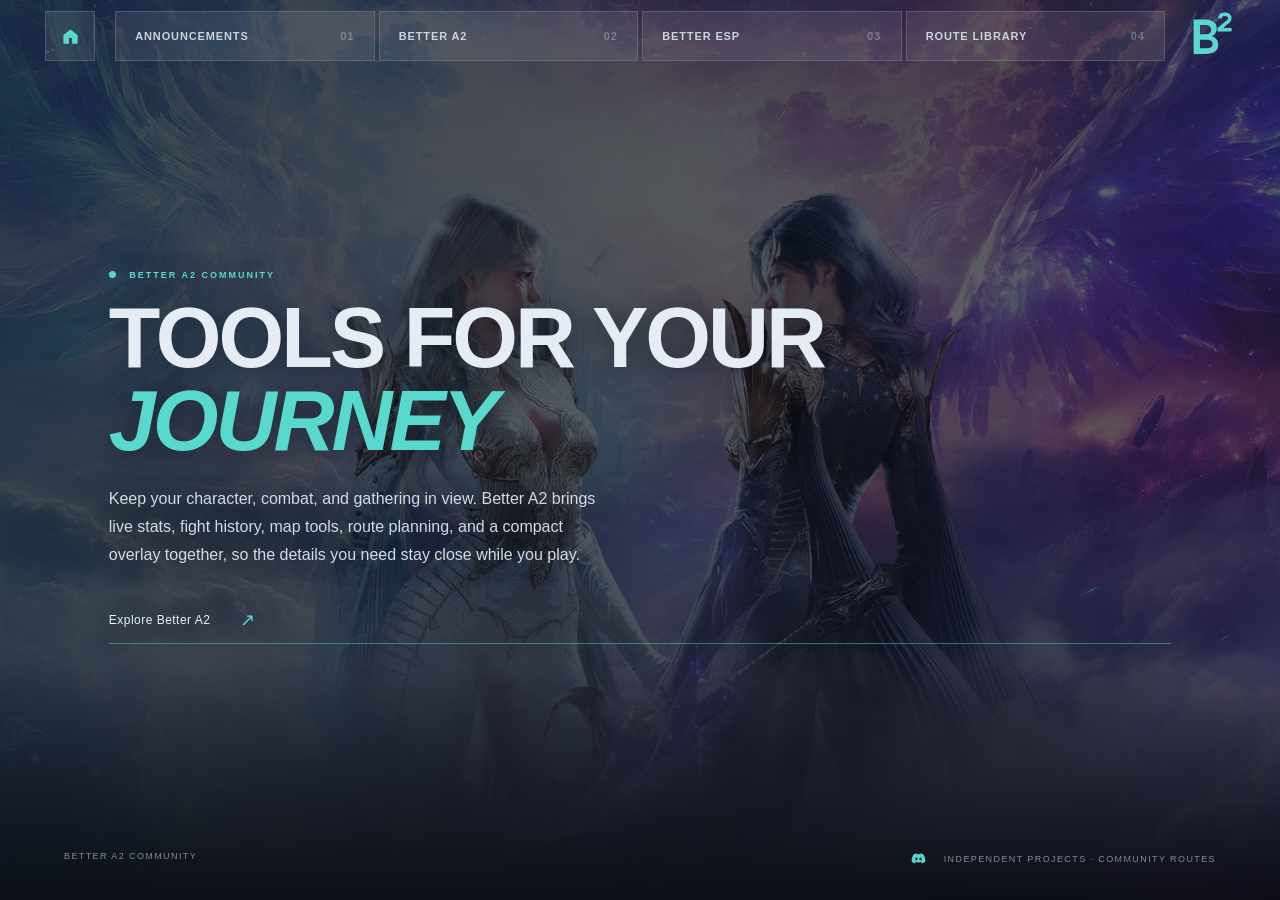
<file: site/index.html>
<!doctype html>
<html lang="en">
<head>
  <meta charset="utf-8"><meta name="viewport" content="width=device-width, initial-scale=1">
  <meta name="theme-color" content="#0c1016"><meta name="description" content="The Better A2 community hub.">
  <title>Better A2 — Project Hub</title><link rel="icon" href="assets/favicon.svg" type="image/svg+xml"><link rel="stylesheet" href="assets/site.css?v=discord-footer-1">
</head>
<body class="home-page">
  <header class="site-header">
    <a class="home-icon" href="index.html" aria-label="Home" title="Home"><svg viewBox="0 0 24 24" aria-hidden="true"><path d="m3 10 9-7 9 7v10a1 1 0 0 1-1 1h-6v-7h-4v7H4a1 1 0 0 1-1-1z"/></svg></a>
    <nav class="main-nav" aria-label="Main navigation"><a href="announcements.html"><span>ANNOUNCEMENTS</span><b>01</b></a><a href="ba2.html"><span>BETTER A2</span><b>02</b></a><a href="esp.html"><span>BETTER ESP</span><b>03</b></a><a href="routes.html"><span>ROUTE LIBRARY</span><b>04</b></a></nav>
    <a class="header-mark" href="index.html" aria-label="Better A2"><img src="assets/brand.svg" alt=""></a>
  </header>
  <main>
    <section class="landing-hero">
      <div class="hero-content">
        <p class="eyebrow"><i></i> BETTER A2 COMMUNITY</p>
        <h1><span class="hero-title-line">Tools for your</span><br><em>journey</em></h1>
        <p class="hero-lead">Keep your character, combat, and gathering in view. Better A2 brings live stats, fight history, map tools, route planning, and a compact overlay together, so the details you need stay close while you play.</p>
        <a class="hero-link" href="ba2.html">Explore Better A2 <span>↗</span></a>
      </div>
      <div class="hero-caption"><span>BETTER A2 COMMUNITY</span><span class="home-caption-links"><a href="https://discord.gg/PRQXh8B4bE" target="_blank" rel="noopener noreferrer" aria-label="Join the Better A2 Discord server"><img src="assets/discord.svg" alt=""></a><span>INDEPENDENT PROJECTS · COMMUNITY ROUTES</span></span></div>
    </section>
  </main>
  <script src="assets/site.js"></script>
</body>
</html>
</file>
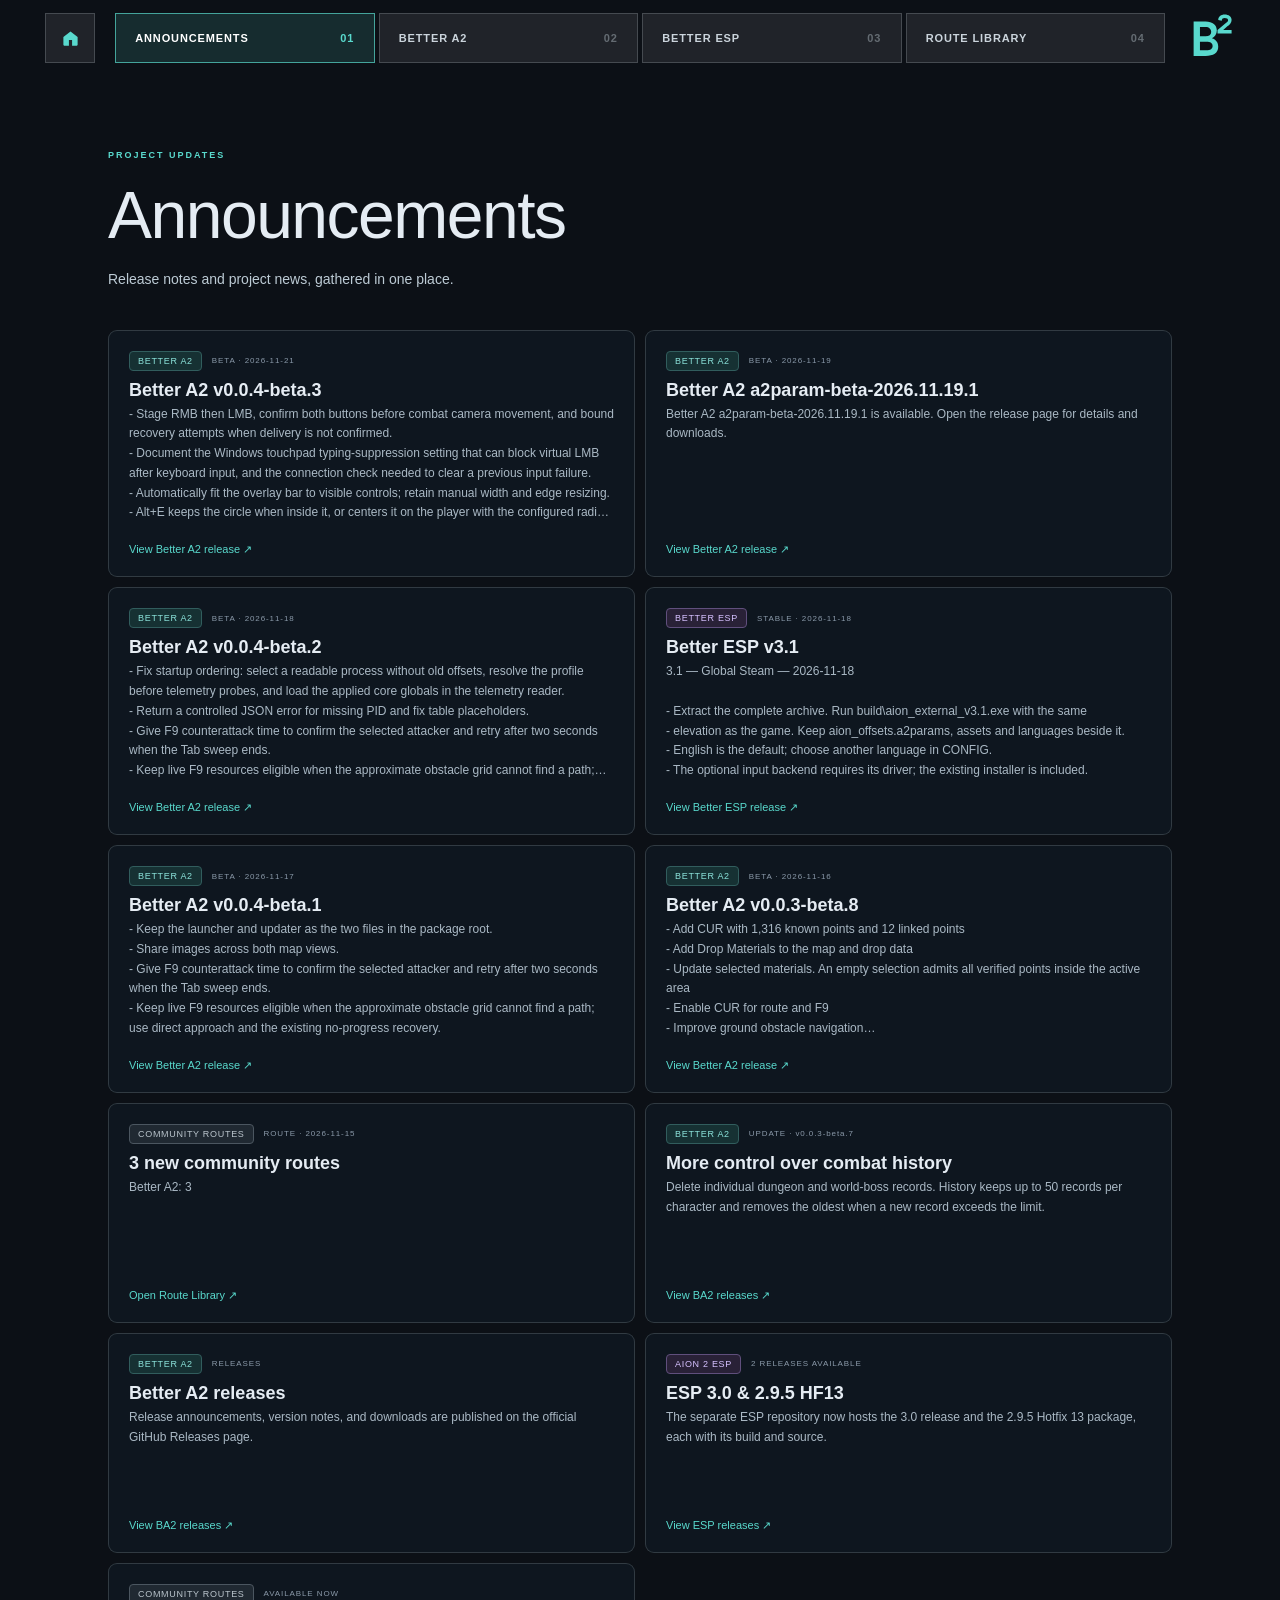
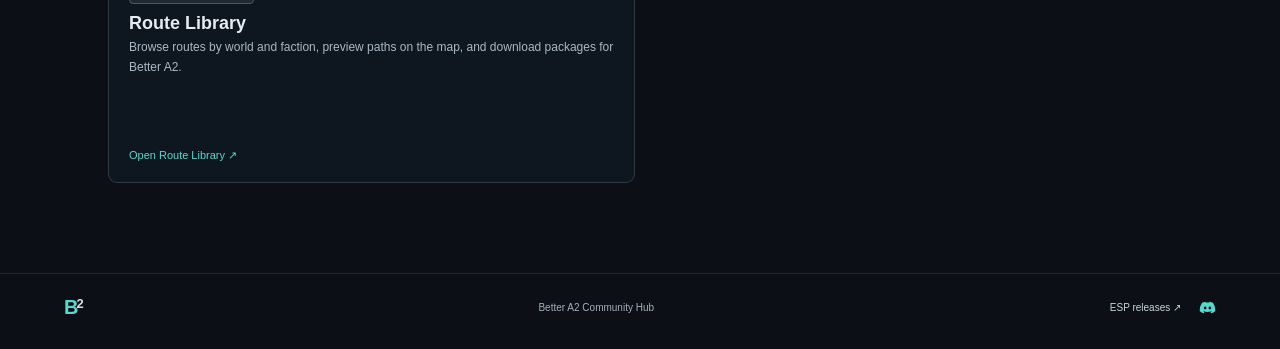
<file: site/announcements.html>
<!doctype html>
<html lang="en">
<head>
  <meta charset="utf-8">
  <meta name="viewport" content="width=device-width, initial-scale=1">
  <meta name="description" content="Announcements and release updates for Better A2 and AION 2 ESP.">
  <title>Announcements — Better A2</title>
  <link rel="icon" href="assets/favicon.svg" type="image/svg+xml">
  <link rel="stylesheet" href="assets/site.css?v=auto-feed-1">
</head>
<body>
  <header class="site-header">
    <a class="home-icon" href="index.html" aria-label="Home" title="Home"><svg viewBox="0 0 24 24" aria-hidden="true"><path d="m3 10 9-7 9 7v10a1 1 0 0 1-1 1h-6v-7h-4v7H4a1 1 0 0 1-1-1z"/></svg></a>
    <nav class="main-nav" aria-label="Main navigation">
      <a class="active" href="announcements.html"><span>ANNOUNCEMENTS</span><b>01</b></a>
      <a href="ba2.html"><span>BETTER A2</span><b>02</b></a>
      <a href="esp.html"><span>BETTER ESP</span><b>03</b></a>
      <a href="routes.html"><span>ROUTE LIBRARY</span><b>04</b></a>
    </nav>
    <a class="header-mark" href="index.html" aria-label="Better A2"><img src="assets/brand.svg" alt=""></a>
  </header>
  <main class="content-page">
    <section class="page-intro">
      <p class="eyebrow">PROJECT UPDATES</p>
      <h1>Announcements</h1>
      <p>Release notes and project news, gathered in one place.</p>
    </section>
    <section class="announcement-list" id="announcement-list">
      <article class="announcement-card">
        <div class="announcement-meta"><span class="pill">BETTER A2</span><span>UPDATE · v0.0.3-beta.7</span></div>
        <h2>More control over combat history</h2>
        <p>Delete individual dungeon and world-boss records. History keeps up to 50 records per character and removes the oldest when a new record exceeds the limit.</p>
        <a class="text-link" href="https://github.com/no-square/bettera2/releases" target="_blank" rel="noopener noreferrer">View BA2 releases ↗</a>
      </article>
      <article class="announcement-card">
        <div class="announcement-meta"><span class="pill">BETTER A2</span><span>RELEASES</span></div>
        <h2>Better A2 releases</h2>
        <p>Release announcements, version notes, and downloads are published on the official GitHub Releases page.</p>
        <a class="text-link" href="https://github.com/no-square/bettera2/releases" target="_blank" rel="noopener noreferrer">View BA2 releases ↗</a>
      </article>
      <article class="announcement-card">
        <div class="announcement-meta"><span class="pill pill-purple">AION 2 ESP</span><span>2 RELEASES AVAILABLE</span></div>
        <h2>ESP 3.0 &amp; 2.9.5 HF13</h2>
        <p>The separate ESP repository now hosts the 3.0 release and the 2.9.5 Hotfix 13 package, each with its build and source.</p>
        <a class="text-link" href="https://github.com/no-square/a2eg/releases" target="_blank" rel="noopener noreferrer">View ESP releases ↗</a>
      </article>
      <article class="announcement-card">
        <div class="announcement-meta"><span class="pill pill-muted">COMMUNITY ROUTES</span><span>AVAILABLE NOW</span></div>
        <h2>Route Library</h2>
        <p>Browse routes by world and faction, preview paths on the map, and download packages for Better A2.</p>
        <a class="text-link" href="routes.html">Open Route Library ↗</a>
      </article>
    </section>
  </main>
  <footer class="site-footer">
    <a class="footer-home" href="index.html">B<span>2</span></a>
    <span>Better A2 Community Hub</span>
    <div class="footer-links"><a href="https://github.com/no-square/a2eg/releases" target="_blank" rel="noopener noreferrer">ESP releases ↗</a><a class="footer-discord" href="https://discord.gg/PRQXh8B4bE" target="_blank" rel="noopener noreferrer" aria-label="Join the Better A2 Discord server"><img src="assets/discord.svg" alt=""></a></div>
  </footer>
  <script src="assets/announcements.js?v=auto-feed-1"></script>
</body>
</html>
</file>
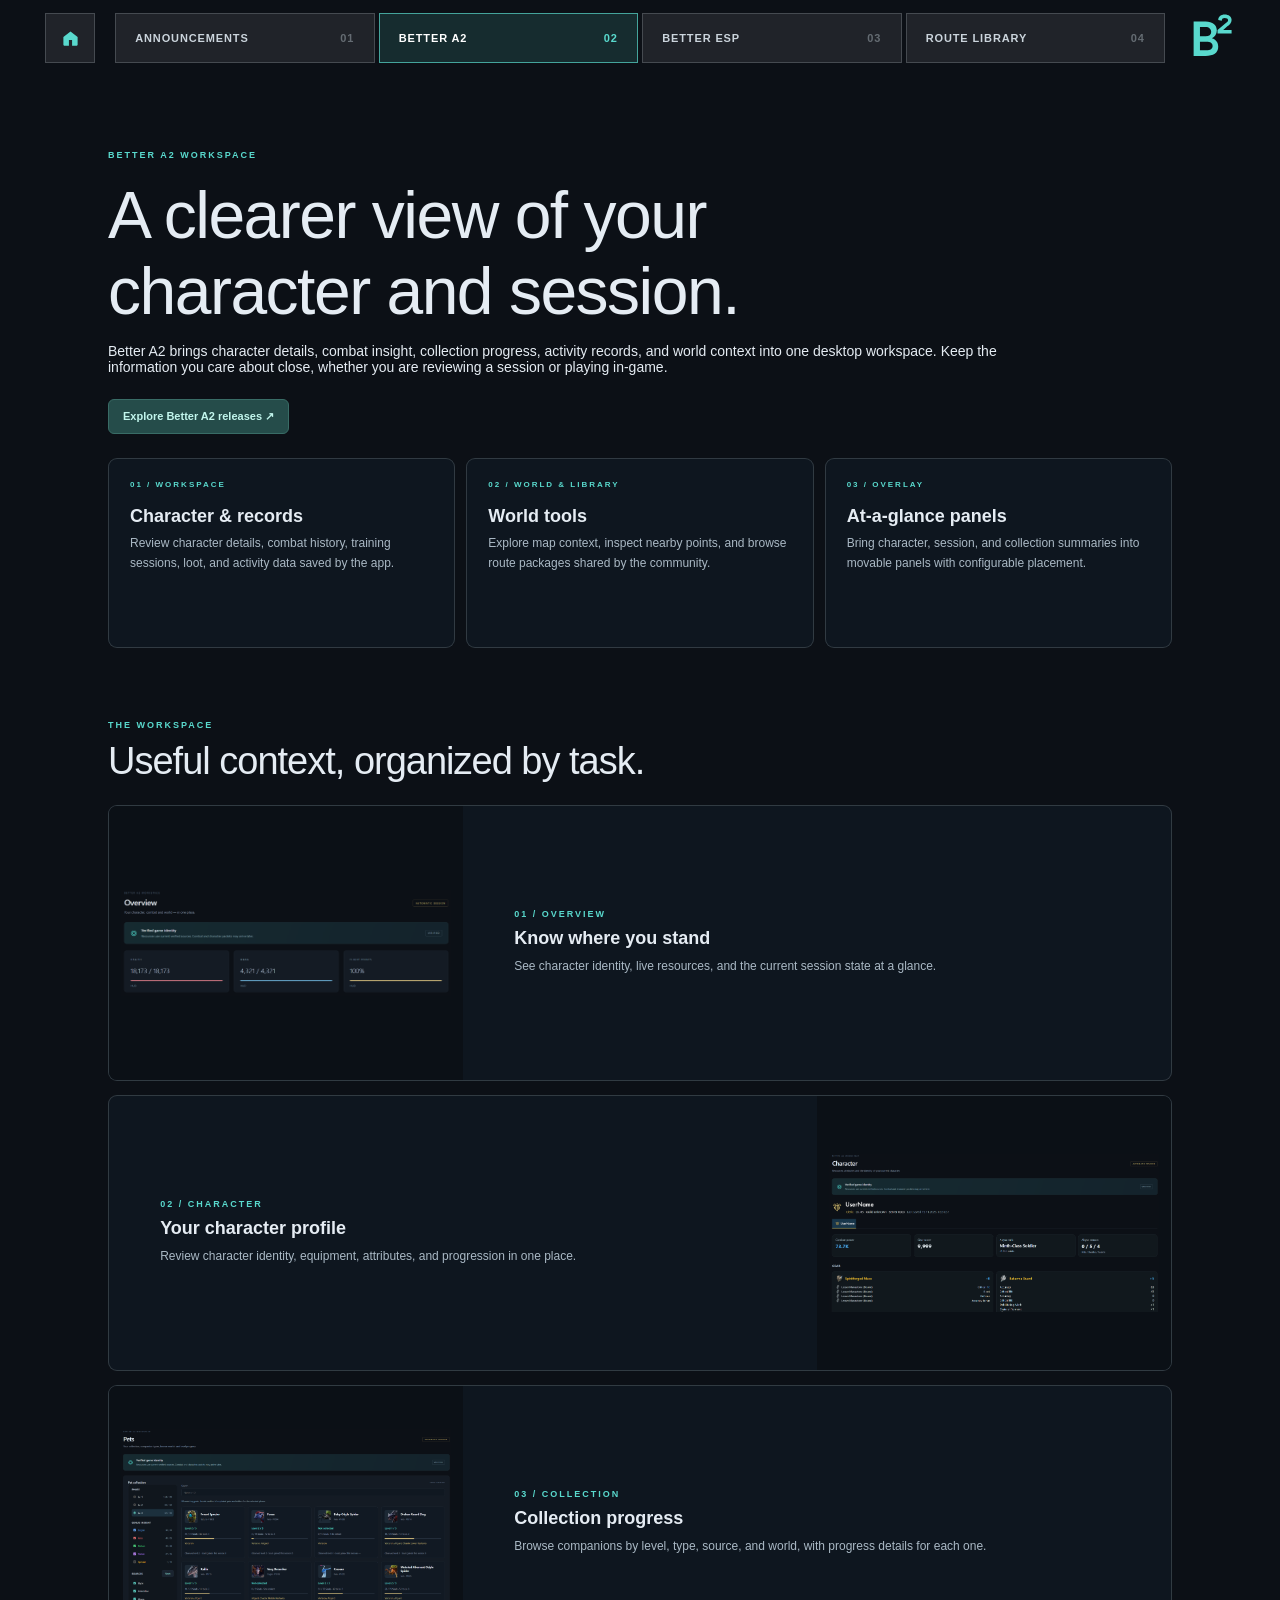
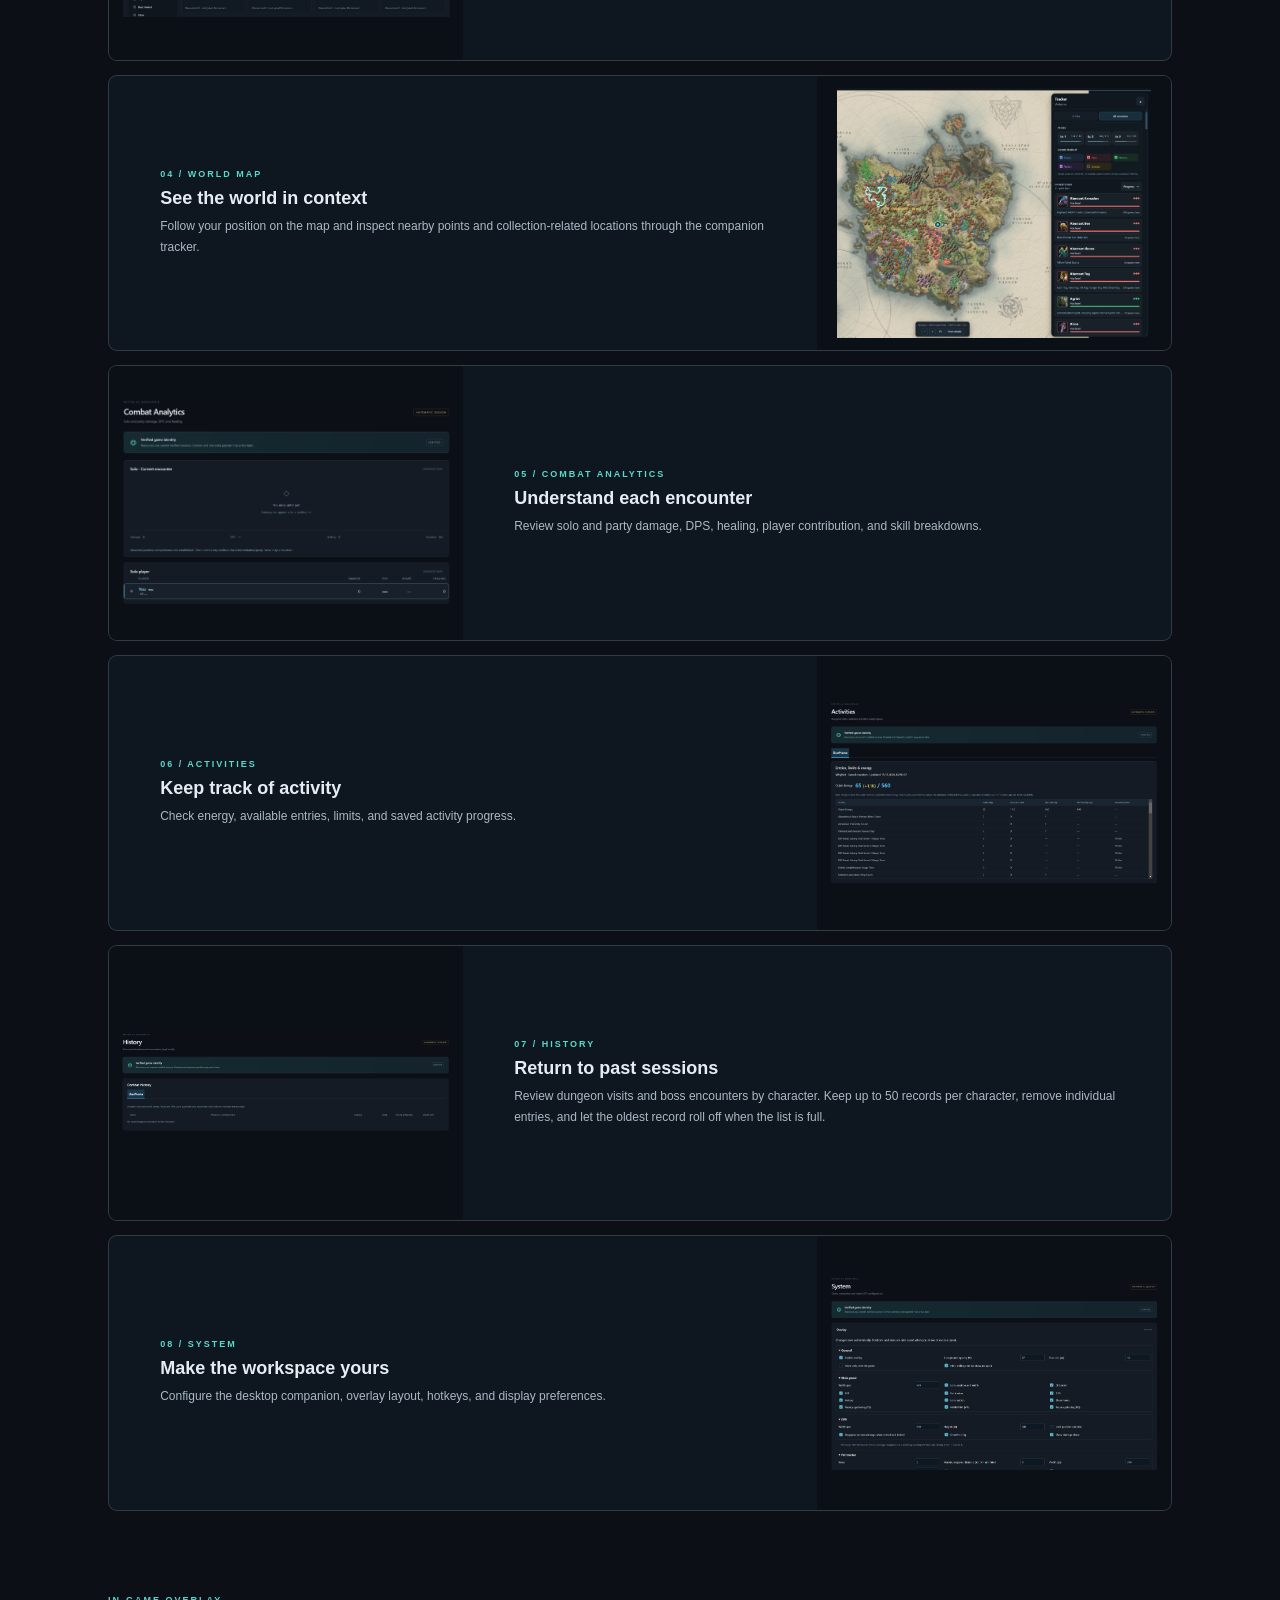
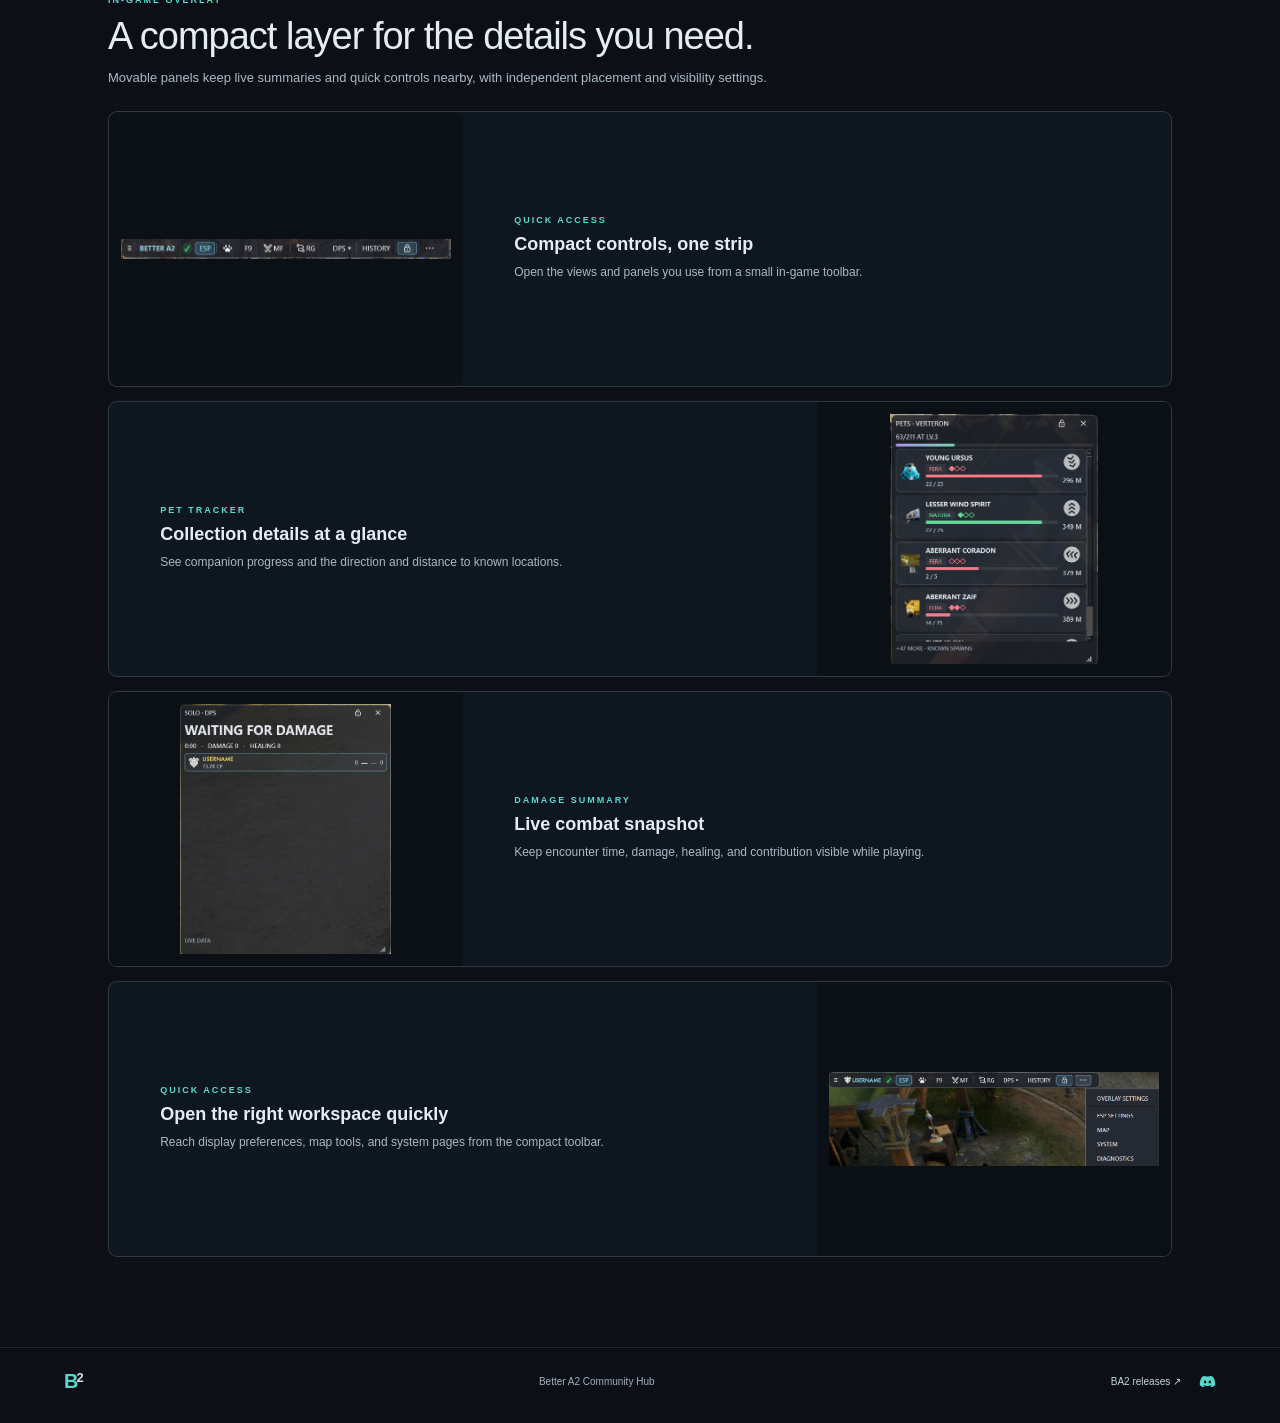
<file: site/ba2.html>
<!doctype html>
<html lang="en">
<head>
  <meta charset="utf-8">
  <meta name="viewport" content="width=device-width, initial-scale=1">
  <meta name="description" content="Get to know Better A2: character insights, combat records, world tools, and a configurable in-game overlay.">
  <title>Better A2 — About</title>
  <link rel="icon" href="assets/favicon.svg" type="image/svg+xml">
  <link rel="stylesheet" href="assets/site.css?v=discord-footer-1">
</head>
<body>
<header class="site-header">
  <a class="home-icon" href="index.html" aria-label="Home" title="Home"><svg viewBox="0 0 24 24" aria-hidden="true"><path d="m3 10 9-7 9 7v10a1 1 0 0 1-1 1h-6v-7h-4v7H4a1 1 0 0 1-1-1z"/></svg></a>
  <nav class="main-nav" aria-label="Main navigation"><a href="announcements.html"><span>ANNOUNCEMENTS</span><b>01</b></a><a class="active" href="ba2.html"><span>BETTER A2</span><b>02</b></a><a href="esp.html"><span>BETTER ESP</span><b>03</b></a><a href="routes.html"><span>ROUTE LIBRARY</span><b>04</b></a></nav>
  <a class="header-mark" href="index.html" aria-label="Better A2"><img src="assets/brand.svg" alt=""></a>
</header>
<main class="content-page about-page">
  <section class="page-intro about-intro">
    <p class="eyebrow">BETTER A2 WORKSPACE</p>
    <h1>A clearer view of your character and session.</h1>
    <p>Better A2 brings character details, combat insight, collection progress, activity records, and world context into one desktop workspace. Keep the information you care about close, whether you are reviewing a session or playing in-game.</p>
    <a class="button button-primary" href="https://github.com/no-square/bettera2/releases">Explore Better A2 releases ↗</a>
  </section>

  <section class="project-grid about-summary-grid" aria-label="Better A2 highlights">
    <article class="project-card"><span class="project-number">01 / WORKSPACE</span><h2>Character & records</h2><p>Review character details, combat history, training sessions, loot, and activity data saved by the app.</p></article>
    <article class="project-card"><span class="project-number">02 / WORLD & LIBRARY</span><h2>World tools</h2><p>Explore map context, inspect nearby points, and browse route packages shared by the community.</p></article>
    <article class="project-card"><span class="project-number">03 / OVERLAY</span><h2>At-a-glance panels</h2><p>Bring character, session, and collection summaries into movable panels with configurable placement.</p></article>
  </section>

  <section class="about-section" aria-labelledby="workspace-title">
    <div class="about-section-heading"><p class="eyebrow">THE WORKSPACE</p><h2 id="workspace-title">Useful context, organized by task.</h2></div>
    <div class="about-detail-list">
      <article class="about-feature-row">
        <figure class="about-shot"><img src="assets/about/overview.png" alt="Better A2 overview showing character health, mana, and flight points."></figure>
        <div class="about-feature-copy"><span class="project-number">01 / OVERVIEW</span><h3>Know where you stand</h3><p>See character identity, live resources, and the current session state at a glance.</p></div>
      </article>
      <article class="about-feature-row">
        <figure class="about-shot about-shot-character"><div class="about-shot-image about-shot-image-character"><img src="assets/about/character.png" alt="Character page with profile, equipment, and statistics."></div></figure>
        <div class="about-feature-copy"><span class="project-number">02 / CHARACTER</span><h3>Your character profile</h3><p>Review character identity, equipment, attributes, and progression in one place.</p></div>
      </article>
      <article class="about-feature-row">
        <figure class="about-shot"><img src="assets/about/pets.png" alt="Pet collection page showing companion levels and soul progress."></figure>
        <div class="about-feature-copy"><span class="project-number">03 / COLLECTION</span><h3>Collection progress</h3><p>Browse companions by level, type, source, and world, with progress details for each one.</p></div>
      </article>
      <article class="about-feature-row">
        <figure class="about-shot"><img src="assets/about/world-map-tracker.png" alt="World map with player position and a tracker panel for nearby entities and collection progress."></figure>
        <div class="about-feature-copy"><span class="project-number">04 / WORLD MAP</span><h3>See the world in context</h3><p>Follow your position on the map and inspect nearby points and collection-related locations through the companion tracker.</p></div>
      </article>
      <article class="about-feature-row">
        <figure class="about-shot"><img src="assets/about/combat-analytics.png" alt="Combat analytics showing encounter damage, party contribution, healing, and skill details."></figure>
        <div class="about-feature-copy"><span class="project-number">05 / COMBAT ANALYTICS</span><h3>Understand each encounter</h3><p>Review solo and party damage, DPS, healing, player contribution, and skill breakdowns.</p></div>
      </article>
      <article class="about-feature-row">
        <figure class="about-shot about-shot-activities"><div class="about-shot-image about-shot-image-activities"><img src="assets/about/activities.png" alt="Activities page showing energy, entry limits, and progress counters."></div></figure>
        <div class="about-feature-copy"><span class="project-number">06 / ACTIVITIES</span><h3>Keep track of activity</h3><p>Check energy, available entries, limits, and saved activity progress.</p></div>
      </article>
      <article class="about-feature-row">
        <figure class="about-shot about-shot-history"><div class="about-shot-image about-shot-image-history"><img src="assets/about/history.png" alt="History page with combat encounters organized under a character tab."></div></figure>
        <div class="about-feature-copy"><span class="project-number">07 / HISTORY</span><h3>Return to past sessions</h3><p>Review dungeon visits and boss encounters by character. Keep up to 50 records per character, remove individual entries, and let the oldest record roll off when the list is full.</p></div>
      </article>
      <article class="about-feature-row">
        <figure class="about-shot"><img src="assets/about/system.png" alt="System page with configurable overlay preferences."></figure>
        <div class="about-feature-copy"><span class="project-number">08 / SYSTEM</span><h3>Make the workspace yours</h3><p>Configure the desktop companion, overlay layout, hotkeys, and display preferences.</p></div>
      </article>
    </div>
  </section>

  <section class="about-section about-overlay-section" aria-labelledby="overlay-title">
    <div class="about-section-heading"><p class="eyebrow">IN-GAME OVERLAY</p><h2 id="overlay-title">A compact layer for the details you need.</h2><p>Movable panels keep live summaries and quick controls nearby, with independent placement and visibility settings.</p></div>
    <div class="about-detail-list about-overlay-list">
      <article class="about-feature-row">
        <figure class="about-shot about-shot-overlay-bar"><img src="assets/about/overlay-bar.png" alt="Better A2 compact in-game overlay toolbar."></figure>
        <div class="about-feature-copy"><span class="project-number">QUICK ACCESS</span><h3>Compact controls, one strip</h3><p>Open the views and panels you use from a small in-game toolbar.</p></div>
      </article>
      <article class="about-feature-row">
        <figure class="about-shot about-shot-overlay-pets"><img src="assets/about/overlay-pets.png" alt="Pet tracker overlay with collection progress, spawn distance, and direction indicators."></figure>
        <div class="about-feature-copy"><span class="project-number">PET TRACKER</span><h3>Collection details at a glance</h3><p>See companion progress and the direction and distance to known locations.</p></div>
      </article>
      <article class="about-feature-row">
        <figure class="about-shot about-shot-overlay-dps"><div class="about-shot-image about-shot-image-dps"><img src="assets/about/overlay-dps.png" alt="Solo DPS overlay showing encounter duration, damage, healing, and player summary."></div></figure>
        <div class="about-feature-copy"><span class="project-number">DAMAGE SUMMARY</span><h3>Live combat snapshot</h3><p>Keep encounter time, damage, healing, and contribution visible while playing.</p></div>
      </article>
      <article class="about-feature-row">
        <figure class="about-shot about-shot-overlay-menu"><div class="about-shot-image about-shot-image-menu"><img src="assets/about/overlay-menu.png" alt="Overlay toolbar with its quick-access menu open."></div></figure>
        <div class="about-feature-copy"><span class="project-number">QUICK ACCESS</span><h3>Open the right workspace quickly</h3><p>Reach display preferences, map tools, and system pages from the compact toolbar.</p></div>
      </article>
    </div>
  </section>
</main>
<footer class="site-footer"><a class="footer-home" href="index.html">B<span>2</span></a><span>Better A2 Community Hub</span><div class="footer-links"><a href="https://github.com/no-square/bettera2/releases">BA2 releases ↗</a><a class="footer-discord" href="https://discord.gg/PRQXh8B4bE" target="_blank" rel="noopener noreferrer" aria-label="Join the Better A2 Discord server"><img src="assets/discord.svg" alt=""></a></div></footer>
</body>
</html>
</file>
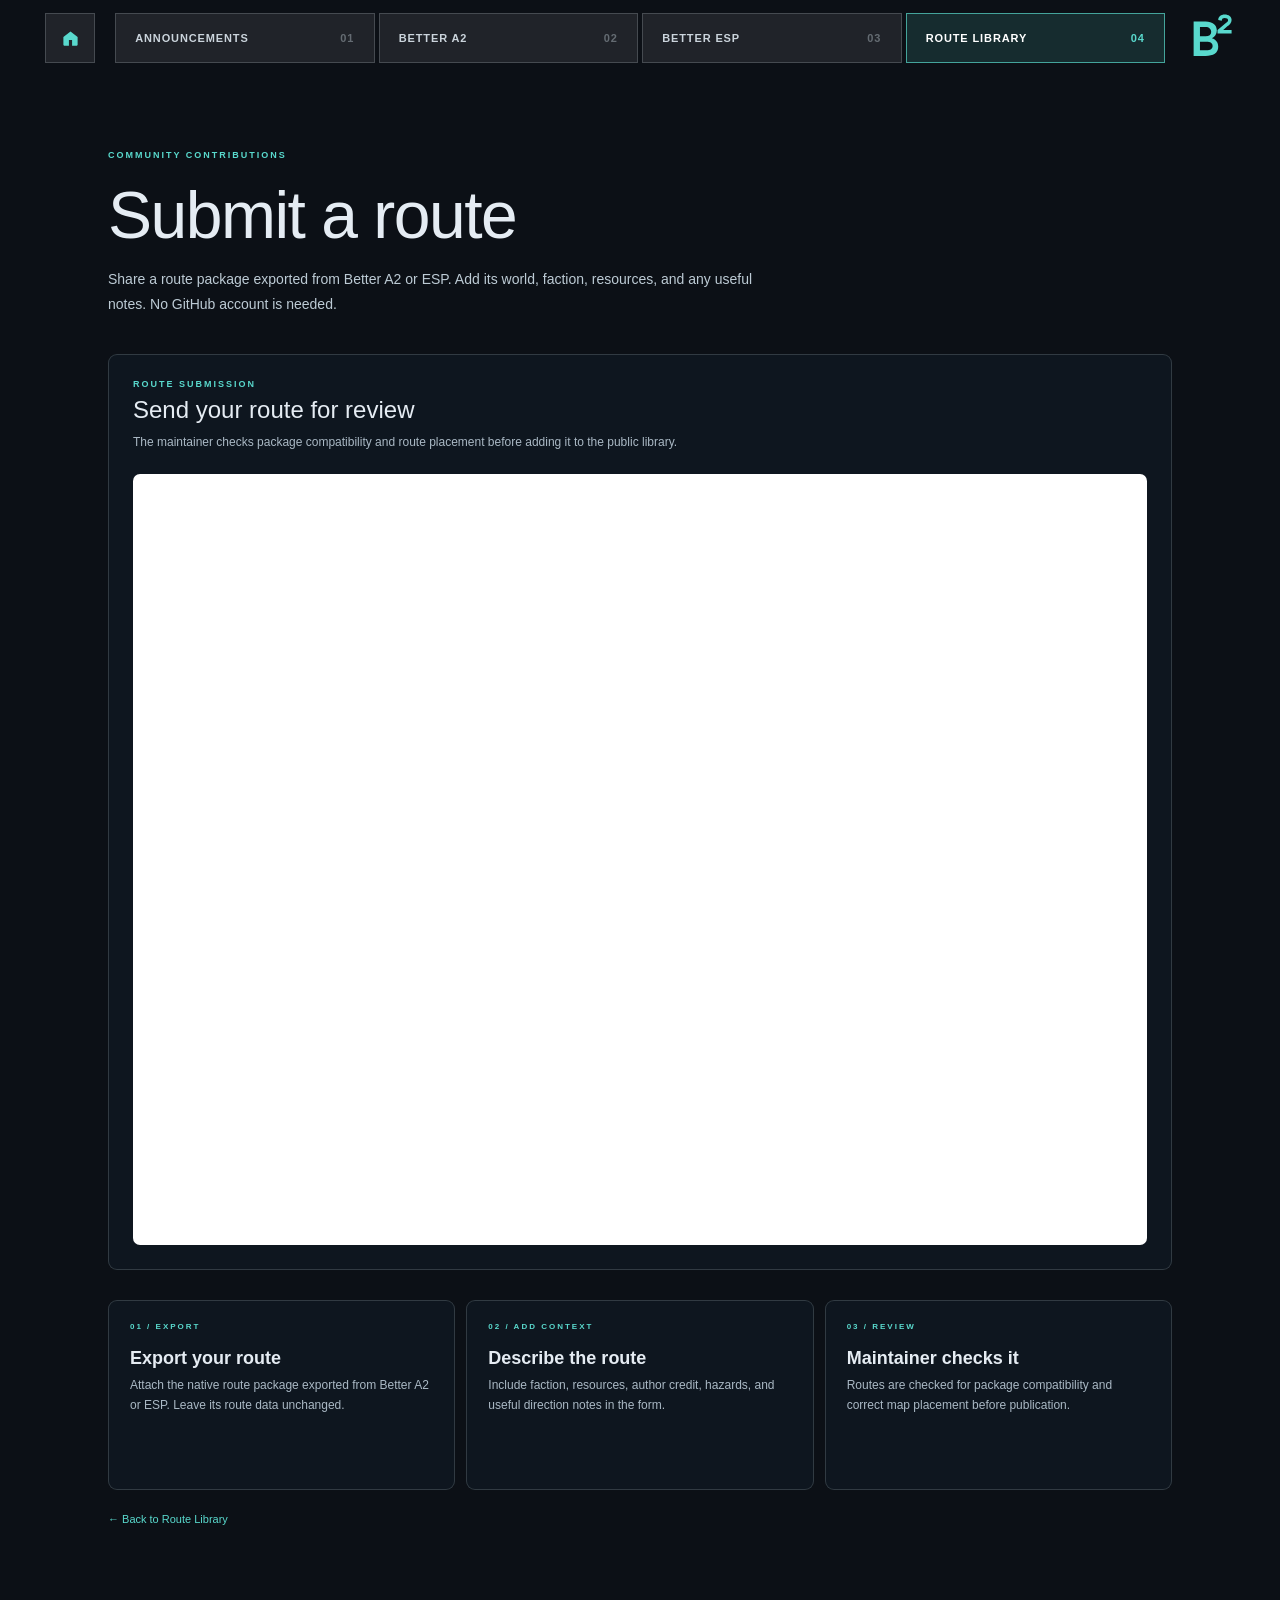
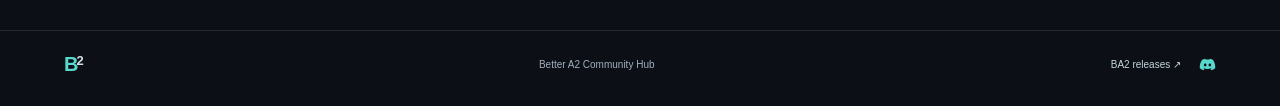
<file: site/contribute.html>
<!doctype html><html lang="en"><head><meta charset="utf-8"><meta name="viewport" content="width=device-width, initial-scale=1"><meta name="description" content="Submit a Better A2 route to the community library."><title>Submit a Route — Better A2</title><link rel="icon" href="assets/favicon.svg" type="image/svg+xml"><link rel="stylesheet" href="assets/site.css?v=discord-footer-1"></head><body>
<header class="site-header"><a class="home-icon" href="index.html" aria-label="Home" title="Home"><svg viewBox="0 0 24 24" aria-hidden="true"><path d="m3 10 9-7 9 7v10a1 1 0 0 1-1 1h-6v-7h-4v7H4a1 1 0 0 1-1-1z"/></svg></a><nav class="main-nav" aria-label="Main navigation"><a href="announcements.html"><span>ANNOUNCEMENTS</span><b>01</b></a><a href="ba2.html"><span>BETTER A2</span><b>02</b></a><a href="esp.html"><span>BETTER ESP</span><b>03</b></a><a class="active" href="routes.html"><span>ROUTE LIBRARY</span><b>04</b></a></nav><a class="header-mark" href="index.html" aria-label="Better A2"><img src="assets/brand.svg" alt=""></a></header>
<main class="content-page"><section class="page-intro"><p class="eyebrow">COMMUNITY CONTRIBUTIONS</p><h1>Submit a route</h1><p>Share a route package exported from Better A2 or ESP. Add its world, faction, resources, and any useful notes. No GitHub account is needed.</p></section><section class="route-submit-panel" id="route-submission"><div class="route-submit-intro"><p class="eyebrow">ROUTE SUBMISSION</p><h2>Send your route for review</h2><p>The maintainer checks package compatibility and route placement before adding it to the public library.</p></div><div class="tally-embed"><iframe data-tally-src="https://tally.so/embed/LD7rG1?alignLeft=1&transparentBackground=1&dynamicHeight=1" loading="lazy" width="100%" height="771" frameborder="0" marginheight="0" marginwidth="0" title="Submit a Better A2 Route"></iframe></div></section><section class="project-grid route-submit-steps"><article class="project-card"><span class="project-number">01 / EXPORT</span><h2>Export your route</h2><p>Attach the native route package exported from Better A2 or ESP. Leave its route data unchanged.</p></article><article class="project-card"><span class="project-number">02 / ADD CONTEXT</span><h2>Describe the route</h2><p>Include faction, resources, author credit, hazards, and useful direction notes in the form.</p></article><article class="project-card"><span class="project-number">03 / REVIEW</span><h2>Maintainer checks it</h2><p>Routes are checked for package compatibility and correct map placement before publication.</p></article></section><p class="submission-back-link"><a class="text-link" href="routes.html">← Back to Route Library</a></p></main><footer class="site-footer"><a class="footer-home" href="index.html">B<span>2</span></a><span>Better A2 Community Hub</span><div class="footer-links"><a href="https://github.com/no-square/bettera2/releases">BA2 releases ↗</a><a class="footer-discord" href="https://discord.gg/PRQXh8B4bE" target="_blank" rel="noopener noreferrer" aria-label="Join the Better A2 Discord server"><img src="assets/discord.svg" alt=""></a></div></footer><script>var d=document,w="https://tally.so/widgets/embed.js",v=function(){if(typeof Tally!=="undefined"){Tally.loadEmbeds();return}d.querySelectorAll("iframe[data-tally-src]:not([src])").forEach(function(e){e.src=e.dataset.tallySrc})};if(typeof Tally!=="undefined")v();else if(d.querySelector('script[src="'+w+'"]')===null){var s=d.createElement("script");s.src=w;s.onload=v;s.onerror=v;d.body.appendChild(s)}</script></body></html>
</file>
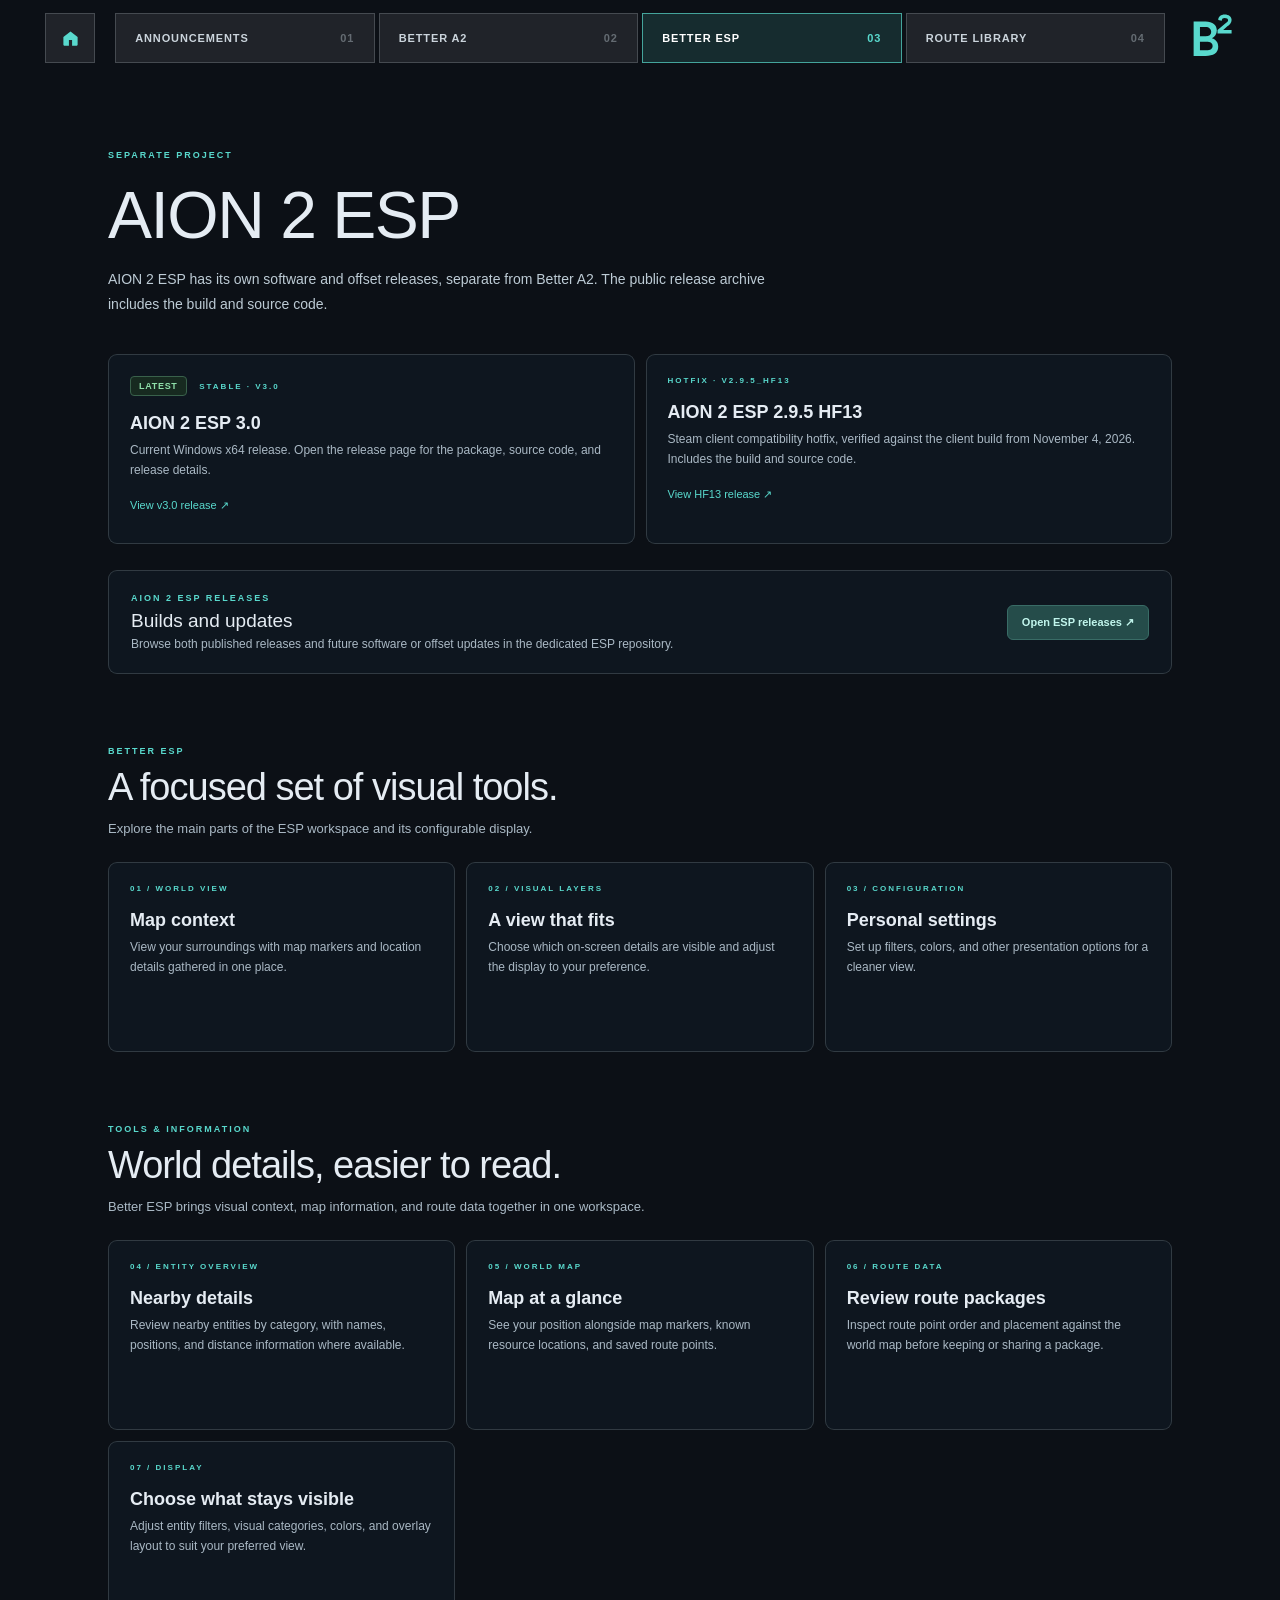
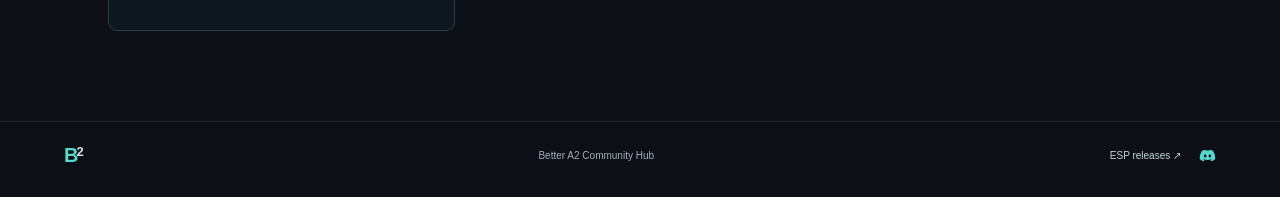
<file: site/esp.html>
<!doctype html>
<html lang="en">
<head>
  <meta charset="utf-8">
  <meta name="viewport" content="width=device-width, initial-scale=1">
  <meta name="description" content="AION 2 ESP releases, build information, and downloads.">
  <title>AION 2 ESP — Project</title>
  <link rel="icon" href="assets/favicon.svg" type="image/svg+xml">
  <link rel="stylesheet" href="assets/site.css?v=discord-footer-1">
</head>
<body>
  <header class="site-header">
    <a class="home-icon" href="index.html" aria-label="Home" title="Home"><svg viewBox="0 0 24 24" aria-hidden="true"><path d="m3 10 9-7 9 7v10a1 1 0 0 1-1 1h-6v-7h-4v7H4a1 1 0 0 1-1-1z"/></svg></a>
    <nav class="main-nav" aria-label="Main navigation">
      <a href="announcements.html"><span>ANNOUNCEMENTS</span><b>01</b></a>
      <a href="ba2.html"><span>BETTER A2</span><b>02</b></a>
      <a class="active" href="esp.html"><span>BETTER ESP</span><b>03</b></a>
      <a href="routes.html"><span>ROUTE LIBRARY</span><b>04</b></a>
    </nav>
    <a class="header-mark" href="index.html" aria-label="Better A2"><img src="assets/brand.svg" alt=""></a>
  </header>
  <main class="content-page">
    <section class="page-intro">
      <p class="eyebrow">SEPARATE PROJECT</p>
      <h1>AION 2 ESP</h1>
      <p>AION 2 ESP has its own software and offset releases, separate from Better A2. The public release archive includes the build and source code.</p>
    </section>
    <section class="project-grid two" aria-label="Available ESP releases">
      <article class="project-card">
        <span class="project-number"><span class="pill pill-verified">LATEST</span> &nbsp; STABLE · v3.0</span>
        <h2>AION 2 ESP 3.0</h2>
        <p>Current Windows x64 release. Open the release page for the package, source code, and release details.</p>
        <a class="text-link" href="https://github.com/no-square/a2eg/releases/tag/v3.0" target="_blank" rel="noopener noreferrer">View v3.0 release ↗</a>
      </article>
      <article class="project-card">
        <span class="project-number">HOTFIX · v2.9.5_HF13</span>
        <h2>AION 2 ESP 2.9.5 HF13</h2>
        <p>Steam client compatibility hotfix, verified against the client build from November 4, 2026. Includes the build and source code.</p>
        <a class="text-link" href="https://github.com/no-square/a2eg/releases/tag/v2.9.5_HF13" target="_blank" rel="noopener noreferrer">View HF13 release ↗</a>
      </article>
    </section>
    <section class="release-banner">
      <div>
        <p class="eyebrow">AION 2 ESP RELEASES</p>
        <h2>Builds and updates</h2>
        <p>Browse both published releases and future software or offset updates in the dedicated ESP repository.</p>
      </div>
      <a class="button button-primary" href="https://github.com/no-square/a2eg/releases" target="_blank" rel="noopener noreferrer">Open ESP releases ↗</a>
    </section>
    <section class="about-section" aria-labelledby="esp-toolkit-title">
      <div class="about-section-heading">
        <p class="eyebrow">BETTER ESP</p>
        <h2 id="esp-toolkit-title">A focused set of visual tools.</h2>
        <p>Explore the main parts of the ESP workspace and its configurable display.</p>
      </div>
      <div class="project-grid" aria-label="Better ESP features">
        <article class="project-card">
          <span class="project-number">01 / WORLD VIEW</span>
          <h2>Map context</h2>
          <p>View your surroundings with map markers and location details gathered in one place.</p>
        </article>
        <article class="project-card">
          <span class="project-number">02 / VISUAL LAYERS</span>
          <h2>A view that fits</h2>
          <p>Choose which on-screen details are visible and adjust the display to your preference.</p>
        </article>
        <article class="project-card">
          <span class="project-number">03 / CONFIGURATION</span>
          <h2>Personal settings</h2>
          <p>Set up filters, colors, and other presentation options for a cleaner view.</p>
        </article>
      </div>
    </section>
    <section class="about-section" aria-labelledby="esp-details-title">
      <div class="about-section-heading">
        <p class="eyebrow">TOOLS &amp; INFORMATION</p>
        <h2 id="esp-details-title">World details, easier to read.</h2>
        <p>Better ESP brings visual context, map information, and route data together in one workspace.</p>
      </div>
      <div class="project-grid" aria-label="More Better ESP information">
        <article class="project-card">
          <span class="project-number">04 / ENTITY OVERVIEW</span>
          <h2>Nearby details</h2>
          <p>Review nearby entities by category, with names, positions, and distance information where available.</p>
        </article>
        <article class="project-card">
          <span class="project-number">05 / WORLD MAP</span>
          <h2>Map at a glance</h2>
          <p>See your position alongside map markers, known resource locations, and saved route points.</p>
        </article>
        <article class="project-card">
          <span class="project-number">06 / ROUTE DATA</span>
          <h2>Review route packages</h2>
          <p>Inspect route point order and placement against the world map before keeping or sharing a package.</p>
        </article>
        <article class="project-card">
          <span class="project-number">07 / DISPLAY</span>
          <h2>Choose what stays visible</h2>
          <p>Adjust entity filters, visual categories, colors, and overlay layout to suit your preferred view.</p>
        </article>
      </div>
    </section>
  </main>
  <footer class="site-footer">
    <a class="footer-home" href="index.html">B<span>2</span></a>
    <span>Better A2 Community Hub</span>
    <div class="footer-links"><a href="https://github.com/no-square/a2eg/releases" target="_blank" rel="noopener noreferrer">ESP releases ↗</a><a class="footer-discord" href="https://discord.gg/PRQXh8B4bE" target="_blank" rel="noopener noreferrer" aria-label="Join the Better A2 Discord server"><img src="assets/discord.svg" alt=""></a></div>
  </footer>
</body>
</html>
</file>
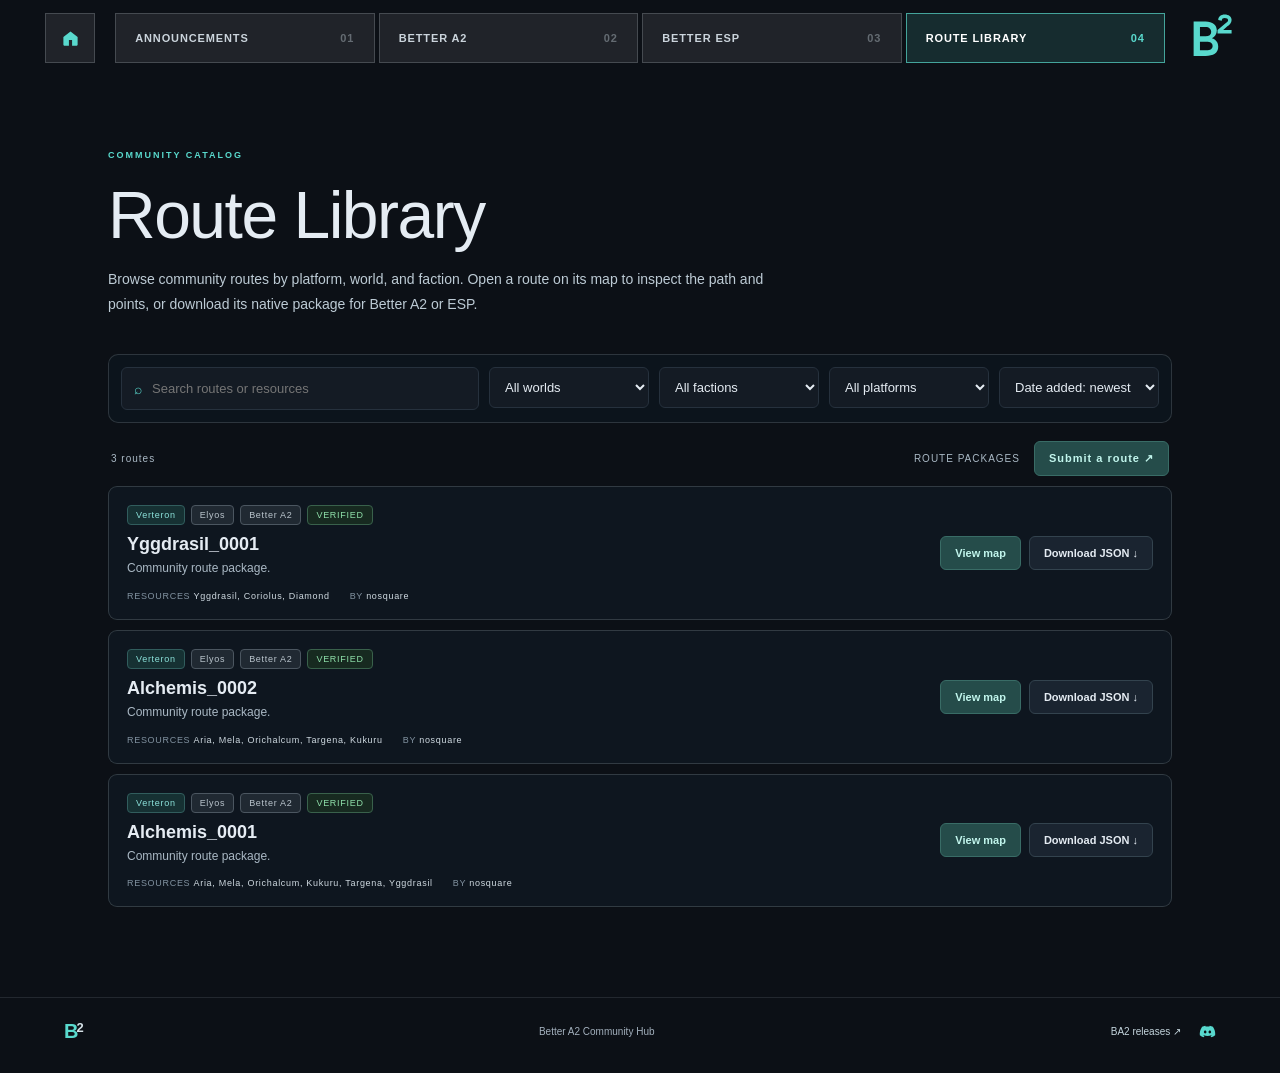
<file: site/routes.html>
<!doctype html><html lang="en"><head><meta charset="utf-8"><meta name="viewport" content="width=device-width, initial-scale=1"><meta name="description" content="Browse Better A2 community route packages."><title>Route Library — Better A2</title><link rel="icon" href="assets/favicon.svg" type="image/svg+xml"><link rel="stylesheet" href="assets/site.css?v=discord-footer-1"></head><body>
<header class="site-header"><a class="home-icon" href="index.html" aria-label="Home" title="Home"><svg viewBox="0 0 24 24" aria-hidden="true"><path d="m3 10 9-7 9 7v10a1 1 0 0 1-1 1h-6v-7h-4v7H4a1 1 0 0 1-1-1z"/></svg></a><nav class="main-nav" aria-label="Main navigation"><a href="announcements.html"><span>ANNOUNCEMENTS</span><b>01</b></a><a href="ba2.html"><span>BETTER A2</span><b>02</b></a><a href="esp.html"><span>BETTER ESP</span><b>03</b></a><a class="active" href="routes.html"><span>ROUTE LIBRARY</span><b>04</b></a></nav><a class="header-mark" href="index.html" aria-label="Better A2"><img src="assets/brand.svg" alt=""></a></header>
<main class="content-page"><section class="page-intro"><p class="eyebrow">COMMUNITY CATALOG</p><h1>Route Library</h1><p>Browse community routes by platform, world, and faction. Open a route on its map to inspect the path and points, or download its native package for Better A2 or ESP.</p></section>
<section class="filters" aria-label="Route filters"><label class="search-box"><span>⌕</span><input id="route-search" type="search" placeholder="Search routes or resources" autocomplete="off"></label><label><span class="sr-only">World</span><select id="world-filter"><option value="">All worlds</option></select></label><label><span class="sr-only">Faction</span><select id="faction-filter"><option value="">All factions</option></select></label><label><span class="sr-only">Platform</span><select id="platform-filter"><option value="">All platforms</option><option value="Better A2">Better A2</option><option value="ESP">ESP</option></select></label><label><span class="sr-only">Sort routes</span><select id="route-sort" aria-label="Sort routes"><option value="newest">Date added: newest first</option><option value="oldest">Date added: oldest first</option><option value="name-asc">Name: A–Z</option><option value="name-desc">Name: Z–A</option></select></label></section>
<div class="results-line"><span id="result-count">Loading routes…</span><div class="results-actions"><span>ROUTE PACKAGES</span><a class="button button-primary" href="contribute.html#route-submission">Submit a route ↗</a></div></div><section id="route-list" class="route-list" aria-live="polite"></section>
<section class="route-map-viewer" id="route-map-viewer" aria-hidden="true" aria-labelledby="route-map-title"><div class="route-map-dialog" role="dialog" aria-modal="true"><header class="route-map-header"><div><p class="eyebrow">COMMUNITY ROUTE PREVIEW</p><h2 id="route-map-title">Route map</h2><p id="route-map-subtitle" class="route-map-subtitle"></p></div><div class="route-map-controls"><button class="button" type="button" data-map-fit>Fit</button><button class="button" type="button" data-map-zoom="-1" aria-label="Zoom out">−</button><button class="button" type="button" data-map-zoom="1" aria-label="Zoom in">+</button><button class="button" type="button" data-map-close aria-label="Close map">Close</button></div></header><div class="route-map-stage"><canvas id="route-map-canvas" aria-label="Route shown over the world map"></canvas><div class="route-map-status" id="route-map-status" aria-live="polite">Loading map…</div><div class="route-map-legend"><span><i class="legend-route"></i> Route points</span><span><i class="legend-waypoint"></i> Transit waypoint</span></div></div><p class="route-map-hint">Scroll to zoom · Drag to move · Fit resets the view · Background map source: <a href="https://questlog.gg/aion-2/en/map" target="_blank" rel="noopener noreferrer">Questlog</a></p></div></section>
</main>
<footer class="site-footer"><a class="footer-home" href="index.html">B<span>2</span></a><span>Better A2 Community Hub</span><div class="footer-links"><a href="https://github.com/no-square/bettera2/releases">BA2 releases ↗</a><a class="footer-discord" href="https://discord.gg/PRQXh8B4bE" target="_blank" rel="noopener noreferrer" aria-label="Join the Better A2 Discord server"><img src="assets/discord.svg" alt=""></a></div></footer><script src="assets/site.js?v=route-sort-1"></script></body></html>
</file>
<file: site/assets/site.css>
:root {
  color-scheme: dark;
  --bg: #0c1016;
  --panel: #141b24;
  --edge: #26313d;
  --muted: #8b9aaa;
  --text: #e5ecf3;
  --cyan: #59d9cd;
  --gold: #ddc581;
  --overlay: rgba(9, 15, 24, .72);
  font-family: 'Segoe UI', sans-serif;
}
* { box-sizing: border-box; }
html { scroll-behavior: smooth; }
html { background: var(--bg); }
body { margin: 0; min-height: 100vh; background: var(--bg); color: var(--text); font: 14px 'Segoe UI', sans-serif; }
a { color: inherit; text-decoration: none; }
a:focus-visible, input:focus-visible, select:focus-visible { outline: 2px solid var(--cyan); outline-offset: 3px; }
.site-header { position: sticky; top: 0; z-index: 10; width: 100%; height: 76px; padding: 0 clamp(18px, 3vw, 42px); margin: auto; display: flex; align-items: center; justify-content: center; gap: 20px; background: transparent; border: 0; backdrop-filter: none; }
.home-icon { width: 50px; height: 50px; display: grid; place-items: center; border: 1px solid #87919a5c; border-radius: 0; background: #ffffff15; color: var(--cyan); flex: 0 0 50px; }
.home-icon svg { width: 19px; height: 19px; fill: currentColor; }
.main-nav { display: flex; align-items: stretch; justify-content: center; gap: 4px; flex: 0 1 1050px; max-width: 1050px; min-width: 0; height: 50px; }
.main-nav a { display: flex; align-items: center; justify-content: space-between; gap: 16px; min-width: 0; flex: 1; padding: 0 clamp(11px, 1.5vw, 22px); border: 1px solid #87919a5c; background: #ffffff15; color: #cbd4dc; font-size: 11px; font-weight: 600; letter-spacing: .08em; transition: color .16s, background .16s, border-color .16s; }
.main-nav a span { overflow: hidden; text-overflow: ellipsis; white-space: nowrap; }
.main-nav a b { color: #aeb8c07d; font: 600 11px 'Segoe UI',sans-serif; }
.main-nav a:hover, .main-nav a.active { color: #fff; border-color: #59d9cdb0; background: #59d9cd24; }
.main-nav a.active b { color: var(--cyan); }
.footer-home { color: var(--cyan); font-weight: 700; font-size: 22px; letter-spacing: -2px; }
.footer-home span { color: #d5e1e7; font-size: .65em; vertical-align: top; letter-spacing: -1px; }
.header-mark { width: 50px; height: 50px; flex: 0 0 50px; display: block; }
.header-mark img { display: block; width: 90%; height: 90%; object-fit: contain; margin: auto; }
.home-page { --home-header: clamp(58px, 8vh, 76px); width: 100%; height: 100vh; height: 100svh; min-height: 0; overflow: hidden; background-color: var(--bg); background-image: linear-gradient(110deg, rgba(9,16,25,.77) 0%, rgba(12,16,22,.68) 46%, rgba(13,12,25,.64) 100%), linear-gradient(0deg, var(--bg) 0%, transparent 26%), url('cover.webp'); background-size: cover; background-position: center, center, center 42%; background-repeat: no-repeat; }
.home-page .site-header { position: relative; height: var(--home-header); }
.home-page main { height: calc(100svh - var(--home-header)); }
.landing-hero { min-height: calc(100svh - 76px); position: relative; width: 100%; max-width: none; margin: 0; display: flex; align-items: center; padding: 45px clamp(26px, 9vw, 135px) 84px; isolation: isolate; overflow: hidden; background: url('cover.webp') center 42% / cover no-repeat; }
.home-page .landing-hero { height: 100%; min-height: 0; flex-direction: column; align-items: stretch; justify-content: space-between; padding: clamp(18px, 3.5vh, 42px) clamp(22px, 8.5vw, 130px) clamp(46px, 7vh, 72px); background: transparent; }
.landing-hero::before { content: ''; position: absolute; z-index: -1; inset: 0; background: linear-gradient(110deg, rgba(9,16,25,.77) 0%, rgba(12,16,22,.68) 46%, rgba(13,12,25,.64) 100%), linear-gradient(0deg, var(--bg) 0%, transparent 26%); }
.home-page .landing-hero::before { background: transparent; }
.hero-content { max-width: 620px; margin-top: -15px; text-shadow: 0 2px 26px #06101c88; }
.home-page .hero-content { flex: 1 1 auto; display: flex; flex-direction: column; justify-content: center; width: min(100%, 1080px); max-width: 1080px; margin: 0; padding: 0 0 clamp(16px, 3vh, 38px); }
.home-page .hero-content h1 { font-size: clamp(30px, 6.6vw, 88px); }
.hero-title-line { white-space: nowrap; }
.home-page .hero-content h1 { text-transform: uppercase; }
.eyebrow, .project-number { margin: 0 0 17px; color: var(--cyan); font-size: 9px; font-weight: 600; letter-spacing: 2px; text-transform: uppercase; }
.eyebrow i { display: inline-block; width: 7px; height: 7px; margin-right: 9px; background: var(--cyan); border-radius: 50%; box-shadow: 0 0 15px #59d9cd99; }
.hero-content h1 { margin: 0; font-size: clamp(52px, 8vw, 92px); font-weight: 600; line-height: .98; letter-spacing: -3px; }
.hero-content h1 em { color: var(--cyan); font-style: italic; }
.hero-lead { max-width: 490px; margin: 22px 0 28px; color: #d2dce4; font-size: 16px; line-height: 1.75; }
.hero-link { display: inline-flex; gap: 30px; align-items: center; padding: 12px 0; border-bottom: 1px solid #59d9cd75; color: #e4f8f5; font-size: 12px; letter-spacing: .04em; }
.hero-link span { color: var(--cyan); font-size: 18px; }
.hero-caption { position: absolute; right: clamp(24px, 5vw, 76px); bottom: 34px; left: clamp(24px, 5vw, 76px); display: flex; justify-content: space-between; color: #c0ccd5a6; font-size: 9px; letter-spacing: 1.4px; }
.home-caption-links { display: flex; align-items: center; gap: 18px; }
.home-caption-links>a { display: inline-flex; align-items: center; gap: 6px; color: #b7c6cf; }
.home-caption-links img { width: 15px; height: 15px; }
.home-caption-links>a:hover { color: var(--cyan); }
.scroll-cue { position: absolute; bottom: 105px; right: clamp(24px, 5vw, 76px); display: flex; flex-direction: column; align-items: center; gap: 9px; color: #d2dce499; font-size: 8px; letter-spacing: 1.6px; writing-mode: vertical-rl; }
.scroll-cue span { height: 36px; width: 1px; background: linear-gradient(var(--cyan), transparent); }
.home-sections, .content-page { max-width: 1120px; margin: 0 auto; padding: 64px 28px 90px; }
.home-sections { border-top: 1px solid #dcecf01c; }
.home-page .home-sections { position: relative; z-index: 1; width: min(100%, 1120px); max-width: none; margin: 0 auto; padding: 0; border: 0; flex: 0 0 auto; }
.section-heading { margin-bottom: 22px; }
.home-page .section-heading { display: flex; align-items: baseline; gap: 16px; margin-bottom: 11px; }
.home-page .section-heading .eyebrow { flex: 0 0 auto; margin: 0; }
.home-page .section-heading h2 { font-size: clamp(23px, 3vw, 36px); }
.section-heading h2, .page-intro h1 { margin: 0; font-size: clamp(30px, 4vw, 46px); font-weight: 500; letter-spacing: -1.5px; }
.section-list { display: grid; grid-template-columns: repeat(4,minmax(0,1fr)); gap: 4px; padding: 4px; border: 1px solid #87919a70; background: #ffffff12; }
.section-row { display: flex; align-items: center; justify-content: space-between; gap: 12px; min-height: 62px; padding: 0 15px; border: 1px solid #87919a4d; background: #ffffff0b; transition: background .18s, border-color .18s; }
.section-row:hover { background: #59d9cd20; border-color: #59d9cd99; }
.section-title { font-size: 10px; font-weight: 600; letter-spacing: .09em; }
.section-row>b { color: #aeb8c07d; font-size: 11px; font-weight: 600; }
.section-row:hover>b { color: var(--cyan); }
.site-footer { max-width: 1500px; margin: auto; padding: 22px clamp(20px, 5vw, 76px) 30px; border-top: 1px solid #dcecf01c; display: flex; align-items: center; justify-content: space-between; gap: 18px; color: #a3b0bd; font-size: 10px; }
.footer-home { font-size: 20px; }
.footer-links { display: flex; align-items: center; gap: 18px; }
.site-footer .footer-links>a { color: #c4d5dd; }
.footer-discord { display: inline-flex; align-items: center; gap: 7px; }
.footer-discord img { display: block; width: 17px; height: 17px; }
.footer-discord:hover { color: var(--cyan) !important; }
.home-page .site-footer { display: none; }
.content-page { min-height: calc(100vh - 140px); padding-top: 74px; }
.page-intro { max-width: 740px; margin-bottom: 38px; }
.page-intro h1 { margin: 0 0 12px; font-size: clamp(40px, 6vw, 66px); }
.page-intro>p:last-child { max-width: 680px; color: #bdcbd5; font-size: 14px; line-height: 1.75; }
.filters { display: grid; grid-template-columns: minmax(180px,1fr) repeat(4,minmax(130px,160px)); gap: 10px; padding: 12px; border: 1px solid #dcecf028; border-radius: 10px; background: #0d151edb; backdrop-filter: blur(14px); }
.filters select, .search-box input { width: 100%; height: 41px; border: 1px solid #26313d; border-radius: 6px; background: #141b24; color: var(--text); padding: 0 11px; font: 13px 'Segoe UI', sans-serif; }
.filters select:focus, .search-box input:focus { border-color: var(--cyan); }
.search-box { display: flex; align-items: center; gap: 10px; padding-left: 12px; border: 1px solid #26313d; border-radius: 6px; background: #141b24; color: var(--cyan); }
.search-box input { border: 0; background: transparent; padding-left: 0; outline: none; }
.results-line { display: flex; align-items: center; justify-content: space-between; gap: 16px; margin: 18px 3px 10px; color: #aab9c5; font-size: 10px; letter-spacing: 1px; }
.results-actions { display: flex; align-items: center; gap: 14px; }
.route-list, .announcement-list { display: grid; gap: 10px; }
.route-card, .announcement-card, .project-card { border: 1px solid #dcecf02b; border-radius: 9px; background: #101821d9; backdrop-filter: blur(13px); }
.route-card { display: flex; align-items: center; justify-content: space-between; gap: 20px; padding: 18px; }
.route-card h2, .announcement-card h2, .project-card h2 { margin: 9px 0 4px; font-size: 18px; font-weight: 600; }
.route-card p, .announcement-card p, .project-card p { margin: 0; color: #aab9c5; font-size: 12px; line-height: 1.65; }
.route-card-main { min-width: 0; flex: 1; }
.route-card-actions { display: flex; flex: 0 0 auto; align-items: center; gap: 8px; }
.route-tags { display: flex; gap: 6px; flex-wrap: wrap; }
.pill { display: inline-flex; padding: 4px 8px; border: 1px solid #315d5d; border-radius: 4px; background: #163133; color: #8ce3db; font-size: 9px; letter-spacing: .7px; }
.pill-muted { color: #bac5cd; border-color: #4b5660; background: #202932; }
.pill-verified { color: #8fe0aa; border-color: #39614b; background: #172a20; }
.pill-purple { color: #d6c1ff; border-color: #604f7d; background: #292137; }
.route-meta { display: flex; gap: 20px; margin-top: 12px; color: #8293a1; font-size: 9px; letter-spacing: .7px; }
.route-meta b { color: #d0dbe2; font-weight: 500; }
.button { display: inline-flex; align-items: center; justify-content: center; gap: 9px; padding: 10px 14px; border: 1px solid #33434e; border-radius: 6px; background: #1a2430; color: var(--text); font-size: 11px; font-weight: 600; white-space: nowrap; transition: .15s; }
.button:hover { border-color: var(--cyan); color: #d9fbf6; }
.button-primary { border-color: #396c66; background: #254c4a; color: #c2f6ed; }
.route-map-viewer { position: fixed; z-index: 100; inset: 0; display: none; padding: 18px; background: rgba(4,8,13,.88); backdrop-filter: blur(12px); }
.route-map-viewer[aria-hidden="false"] { display: grid; place-items: center; }
.route-map-dialog { display: flex; flex-direction: column; width: min(1500px,100%); height: min(940px,100%); min-height: 0; overflow: hidden; border: 1px solid #354552; border-radius: 12px; background: #101821; box-shadow: 0 24px 90px #000a; }
.route-map-header { display: flex; flex: 0 0 auto; align-items: center; justify-content: space-between; gap: 18px; padding: 15px 18px; border-bottom: 1px solid #293744; }
.route-map-header .eyebrow { margin: 0 0 4px; font-size: 8px; }
.route-map-header h2 { margin: 0; font-size: 19px; font-weight: 600; }
.route-map-subtitle { margin: 4px 0 0; color: #95a8b5; font-size: 11px; }
.route-map-controls { display: flex; flex: 0 0 auto; gap: 7px; }
.route-map-stage { position: relative; flex: 1 1 auto; min-height: 0; overflow: hidden; background: #0a1016; }
.route-map-stage canvas { display: block; width: 100%; height: 100%; cursor: grab; touch-action: none; }
.route-map-stage canvas.is-dragging { cursor: grabbing; }
.route-map-status { position: absolute; top: 12px; left: 13px; max-width: min(70%, 520px); padding: 7px 10px; border: 1px solid #344451; border-radius: 5px; background: #0b1118d9; color: #bdcbd5; font-size: 10px; pointer-events: none; }
.route-map-legend { position: absolute; right: 13px; bottom: 13px; display: flex; gap: 14px; padding: 8px 10px; border: 1px solid #344451; border-radius: 5px; background: #0b1118d9; color: #c7d3dc; font-size: 10px; pointer-events: none; }
.route-map-legend span { display: inline-flex; align-items: center; gap: 6px; }
.route-map-legend i { width: 9px; height: 9px; display: inline-block; border-radius: 50%; background: var(--cyan); }
.route-map-legend .legend-waypoint { background: #f3bd5a; }
.route-map-hint { flex: 0 0 auto; margin: 0; padding: 8px 14px; border-top: 1px solid #293744; color: #91a2af; font-size: 10px; }
body.route-map-open { overflow: hidden; }
.empty-state { min-height: 230px; display: grid; place-content: center; justify-items: center; border: 1px dashed #dcecf044; border-radius: 9px; background: #101821bd; text-align: center; padding: 25px; }
.empty-state>span { color: var(--cyan); font-size: 28px; }
.empty-state h2 { margin: 8px 0 5px; font-size: 18px; }
.empty-state p { margin: 0 0 10px; color: var(--muted); font-size: 12px; }
.text-link { color: var(--cyan); font-size: 11px; }
.inline-note, .release-banner { display: flex; align-items: center; justify-content: space-between; gap: 20px; margin-top: 34px; padding: 22px; border: 1px solid #dcecf02b; border-radius: 9px; background: #101821d9; backdrop-filter: blur(13px); }
.inline-note h2, .release-banner h2 { margin: 0 0 5px; font-size: 19px; font-weight: 500; }
.inline-note p:not(.eyebrow), .release-banner p:not(.eyebrow) { max-width: 600px; margin: 0; color: #aab9c5; font-size: 12px; }
.inline-note .eyebrow, .release-banner .eyebrow { margin-bottom: 6px; }
.route-submit-panel { margin-top: 38px; padding: 24px; border: 1px solid #dcecf02b; border-radius: 9px; background: #101821d9; backdrop-filter: blur(13px); }
.route-submit-steps { margin-top: 30px; }
.submission-back-link { margin-top: 20px; }
.route-submit-intro { max-width: 720px; margin-bottom: 22px; }
.route-submit-intro .eyebrow { margin-bottom: 7px; }
.route-submit-intro h2 { margin: 0 0 8px; font-size: 24px; font-weight: 500; }
.route-submit-intro p:last-child { margin: 0; color: #aab9c5; font-size: 12px; line-height: 1.7; }
.tally-embed { width: 100%; min-height: 720px; overflow: hidden; border-radius: 7px; }
.tally-embed iframe { display: block; width: 100%; min-height: 720px; border: 0; background: transparent; }
.route-submit-form { display: grid; grid-template-columns: repeat(2,minmax(0,1fr)); gap: 14px; }
.form-field { display: grid; gap: 7px; color: #c6d2dc; font-size: 11px; font-weight: 600; }
.form-field input, .form-field select, .form-field textarea { width: 100%; min-height: 42px; padding: 10px 12px; border: 1px solid #33434e; border-radius: 6px; background: #0e151d; color: var(--text); font: 12px 'Segoe UI',sans-serif; }
.form-field input[type=file] { padding: 8px; }
.form-field textarea { resize: vertical; min-height: 82px; }
.form-field input::placeholder, .form-field textarea::placeholder { color: #8293a1; }
.form-field-wide, .form-submit-row { grid-column: 1 / -1; }
.optional-label { color: #8293a1; font-size: 8px; letter-spacing: .8px; }
.form-submit-row { display: flex; align-items: center; gap: 15px; flex-wrap: wrap; }
.form-status { margin: 0; color: #9aabba; font-size: 11px; line-height: 1.5; }
.form-status.is-success { color: #8fe0aa; }
.announcement-list { grid-template-columns: repeat(2, minmax(0,1fr)); }
.announcement-card { min-height: 220px; padding: 20px; display: flex; flex-direction: column; align-items: flex-start; }
.announcement-meta { display: flex; align-items: center; gap: 10px; color: #8b9aaa; font-size: 8px; letter-spacing: .9px; }
.announcement-card p { margin-bottom: 20px; }
.announcement-card .text-link { margin-top: auto; }
.announcement-generated .announcement-summary { display: -webkit-box; -webkit-box-orient: vertical; -webkit-line-clamp: 6; overflow: hidden; white-space: normal; }
.announcement-muted { opacity: .82; }
.project-grid { display: grid; grid-template-columns: repeat(3,minmax(0,1fr)); gap: 11px; }
.project-grid.two { grid-template-columns: repeat(2,minmax(0,1fr)); }
.project-card { min-height: 190px; padding: 21px; }
.project-card .project-number { display: block; margin: 0 0 17px; font-size: 8px; }
.project-card h2 { margin: 0 0 7px; }
.project-card .text-link { display: inline-block; margin-top: 18px; }
.muted-note { display: block; margin-top: 18px; color: var(--gold); font-size: 10px; line-height: 1.6; }
.release-banner { margin-top: 26px; }
.release-banner .eyebrow { margin: 0 0 7px; }
.about-intro { max-width: 900px; margin-bottom: 58px; }
.about-intro h1 { max-width: 850px; }
.about-intro .button { margin-top: 10px; }
.about-section { margin-top: 72px; }
.about-section-heading { max-width: 760px; margin-bottom: 22px; }
.about-section-heading .eyebrow { margin-bottom: 10px; }
.about-section-heading h2 { margin: 0 0 9px; font-size: clamp(25px, 3.5vw, 38px); font-weight: 500; letter-spacing: -1px; }
.about-section-heading>p:last-child:not(.eyebrow) { margin: 0; color: #aab9c5; font-size: 13px; line-height: 1.7; }
.about-feature-grid, .about-overlay-grid { display: grid; grid-template-columns: repeat(2,minmax(0,1fr)); gap: 14px; align-items: start; }
.about-feature-card { min-width: 0; overflow: hidden; border: 1px solid #dcecf02b; border-radius: 9px; background: #101821d9; backdrop-filter: blur(13px); }
.about-feature-card-wide { grid-column: 1 / -1; }
.about-shot { position: relative; display: flex; justify-content: center; align-items: center; width: 100%; margin: 0; overflow: hidden; background: #0b1016; container-type: inline-size; }
.about-shot img { display: block; width: 100%; height: auto; max-height: min(68vh, 620px); object-fit: contain; }
.about-feature-copy { padding: 17px 19px 20px; }
.about-feature-copy .project-number { display: block; margin-bottom: 9px; }
.about-feature-copy h3 { margin: 0 0 7px; font-size: 18px; font-weight: 600; }
.about-feature-copy p { max-width: 690px; margin: 0; color: #aab9c5; font-size: 12px; line-height: 1.7; }
.about-overlay-section { padding-top: 12px; }
.about-shot-overlay-bar { margin: 20px 0 14px; border: 1px solid #dcecf02b; border-radius: 9px; }
.about-shot-overlay-bar img { max-height: 100px; object-fit: contain; }
.about-shot-overlay-pets img, .about-shot-overlay-dps img { max-height: 560px; }
.about-shot-overlay-menu img { max-height: 260px; }
.about-summary-grid { margin-top: -34px; margin-bottom: 72px; }
.about-detail-list { display: flex; flex-direction: column; gap: 14px; }
.about-feature-row { display: flex; height: 276px; min-height: 276px; overflow: hidden; border: 1px solid #dcecf02b; border-radius: 9px; background: #101821d9; }
.about-feature-row .about-shot { flex: 0 0 33.333%; width: 33.333%; height: 100%; margin: 0; padding: 12px; border: 0; }
.about-feature-row .about-feature-copy { display: flex; flex: 1; min-width: 0; flex-direction: column; justify-content: center; padding: 28px clamp(22px, 4vw, 58px); }
.about-feature-row:nth-child(even) .about-shot { order: 1; }
.about-feature-row:nth-child(even) .about-feature-copy { order: 0; }
.about-feature-row .about-shot img { width: 100%; height: 100%; max-height: none; object-fit: contain; }
.about-feature-row .about-shot-image { position: relative; display: block; width: 100%; max-width: 100%; container-type: inline-size; }
.about-shot-image-character { aspect-ratio: 2022 / 968; }
.about-shot-image-activities { aspect-ratio: 2022 / 1132; }
.about-shot-image-history { aspect-ratio: 2040 / 630; }
.about-shot-image-menu { aspect-ratio: 867 / 247; }
.about-feature-row .about-shot-image-dps { width: auto; height: 100%; max-width: 100%; aspect-ratio: 517 / 612; }
.about-feature-row .about-shot-image img { width: 100%; height: 100%; object-fit: fill; }
.about-feature-row .about-shot-overlay-bar img { height: auto; max-height: 100%; }
.sr-only { position: absolute; width: 1px; height: 1px; padding: 0; margin: -1px; overflow: hidden; clip: rect(0,0,0,0); white-space: nowrap; border: 0; }
@media (min-width: 761px) and (max-width: 1000px) {
  .filters { grid-template-columns: repeat(4,minmax(0,1fr)); }
  .search-box { grid-column: 1 / -1; }
}
@media (max-width: 760px) {
  .site-header { height: 64px; padding: 0 17px; gap: 13px; }
  .main-nav { justify-content: center; gap: 3px; height: 42px; overflow-x: auto; }
  .main-nav a { flex: 0 0 auto; padding: 0 9px; font-size: 9px; letter-spacing: 0; }
  .main-nav a b { display: none; }
  .header-mark { display: none; }
  .landing-hero { min-height: calc(100svh - 64px); padding: 30px 25px 90px; background-position: 55% center; }
  .landing-hero::before { background: linear-gradient(90deg,#091019c9,#09101970),linear-gradient(0deg,var(--bg),transparent 34%); }
  .hero-content h1 { font-size: clamp(52px, 12vw, 76px); }
  .hero-lead { font-size: 14px; }
  .scroll-cue { display: none; }
  .hero-caption { left: 25px; right: 25px; font-size: 7px; letter-spacing: .8px; }
  .section-list { grid-template-columns: repeat(2,minmax(0,1fr)); }
  .section-row { min-height: 57px; padding: 0 10px; }
  .section-title { font-size: 9px; }
  .home-sections, .content-page { padding-left: 20px; padding-right: 20px; }
  .filters { grid-template-columns: 1fr 1fr; }
  .search-box { grid-column: 1 / -1; }
  .announcement-list, .project-grid, .project-grid.two { grid-template-columns: 1fr; }
  .announcement-card { min-height: 175px; }
  .route-card { align-items: flex-start; flex-direction: column; }
  .route-card-actions { flex-wrap: wrap; }
  .results-line { align-items: flex-start; }
  .results-actions { align-items: flex-end; flex-direction: column-reverse; gap: 8px; }
  .route-map-viewer { padding: 0; }
  .route-map-dialog { width: 100%; height: 100%; border: 0; border-radius: 0; }
  .route-map-header { align-items: flex-start; padding: 12px; }
  .route-map-header h2 { font-size: 16px; }
  .route-map-controls { flex-wrap: wrap; justify-content: flex-end; gap: 5px; }
  .route-map-controls .button { padding: 8px 10px; }
  .route-submit-panel { padding: 18px; }
  .route-submit-form { grid-template-columns: 1fr; }
  .form-field-wide, .form-submit-row { grid-column: auto; }
  .inline-note, .release-banner { align-items: flex-start; flex-direction: column; }
  .about-intro { margin-bottom: 42px; }
  .about-section { margin-top: 52px; }
  .about-summary-grid { margin-top: -20px; margin-bottom: 52px; }
  .about-feature-row { height: auto; min-height: 0; flex-direction: column; }
  .about-feature-row .about-shot { flex: 0 0 auto; width: 100%; height: 230px; }
  .about-feature-row .about-feature-copy { order: 1 !important; min-height: 150px; padding: 22px; }
  .about-feature-row:nth-child(even) .about-shot { order: 0; }
  .about-feature-row .about-shot-image-dps { height: 100%; width: auto; }
  .about-feature-row .about-shot img { max-height: 100%; }
  .about-feature-card-wide { grid-column: auto; }
  .about-shot img { max-height: 62vh; }
  .site-footer { padding-left: 20px; padding-right: 20px; flex-wrap: wrap; }
  .footer-links { width: 100%; justify-content: flex-end; }
}
@media (max-width: 430px) {
  .home-icon { width: 42px; height: 42px; flex-basis: 42px; }
  .header-mark { width: 42px; height: 42px; flex-basis: 42px; }
  .main-nav { gap: 2px; }
  .main-nav a { padding: 0 6px; font-size: 8px; }
  .filters { grid-template-columns: 1fr; }
  .search-box { grid-column: auto; }
  .hero-caption>span:last-child:not(.home-caption-links) { display: none; }
  .home-caption-links { gap: 10px; }
  .home-caption-links>span { display: none; }
  .route-meta { flex-direction: column; gap: 6px; }
}
</file>
